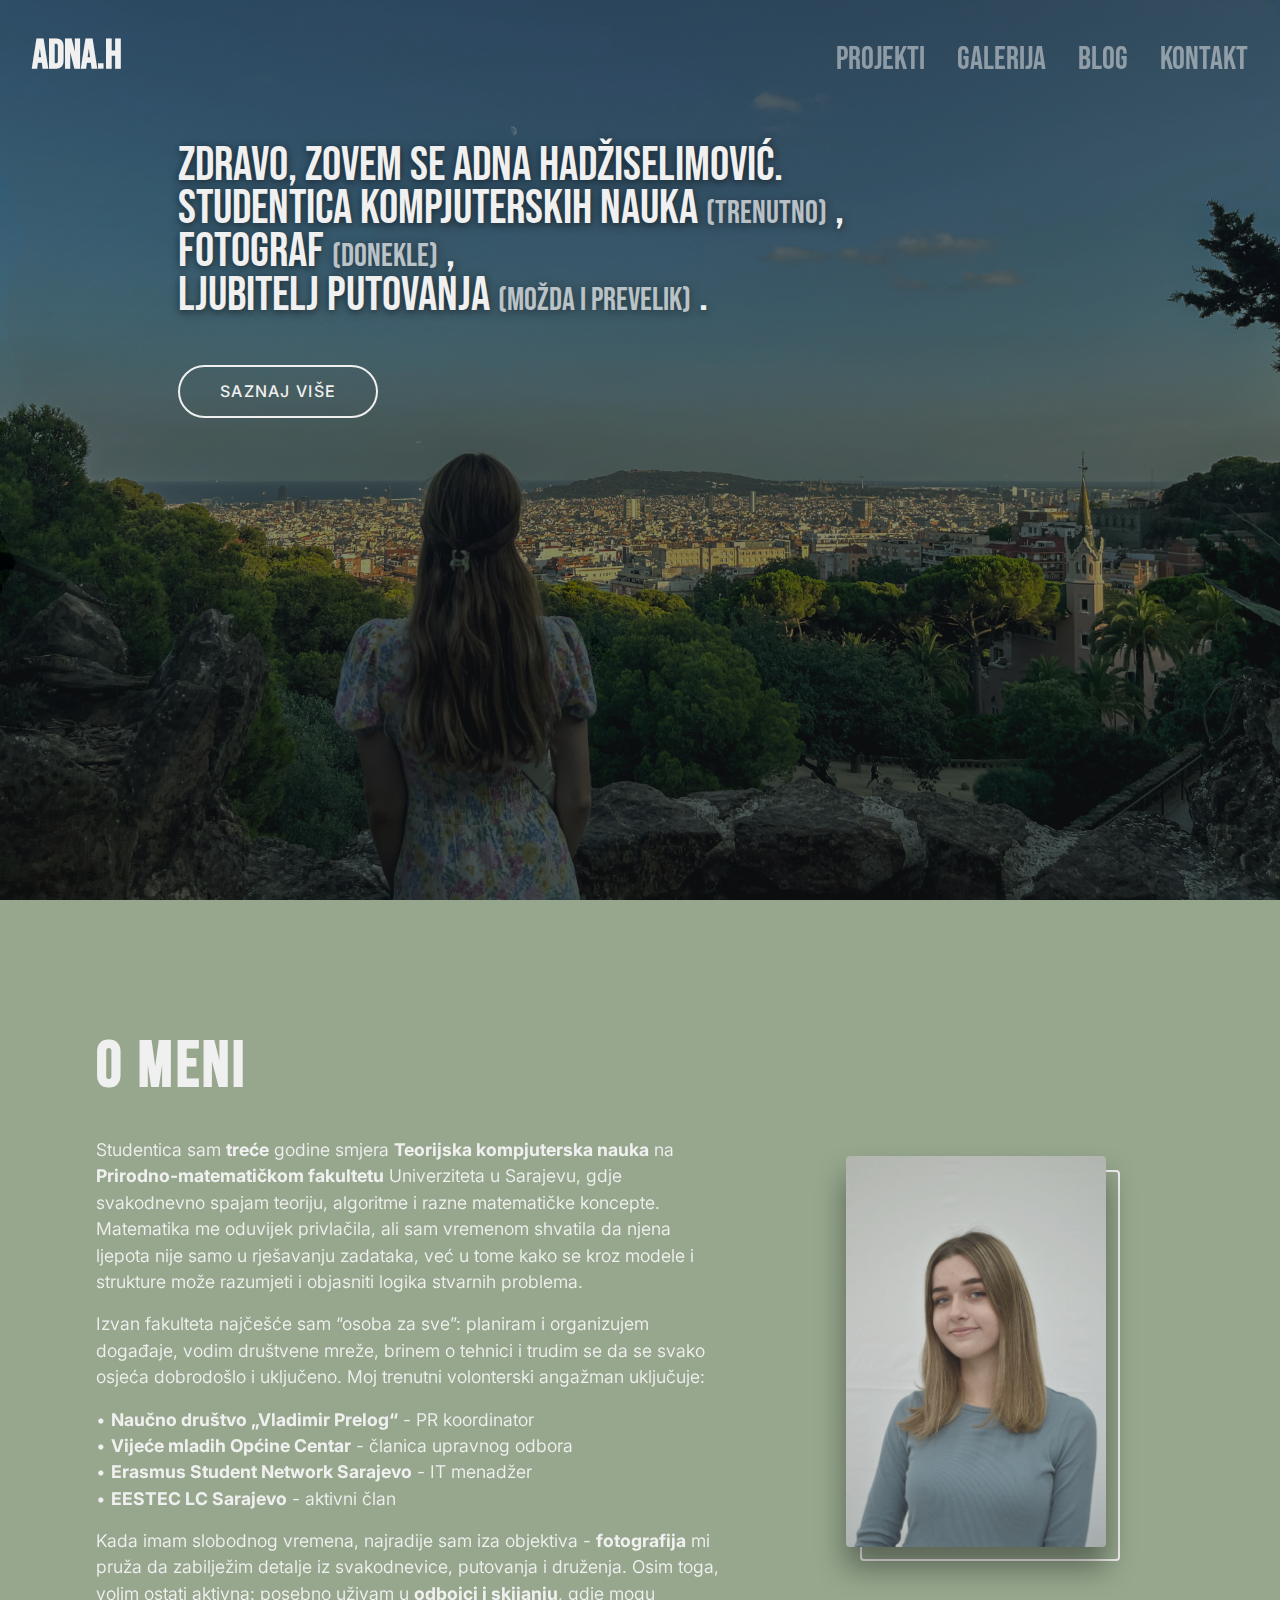
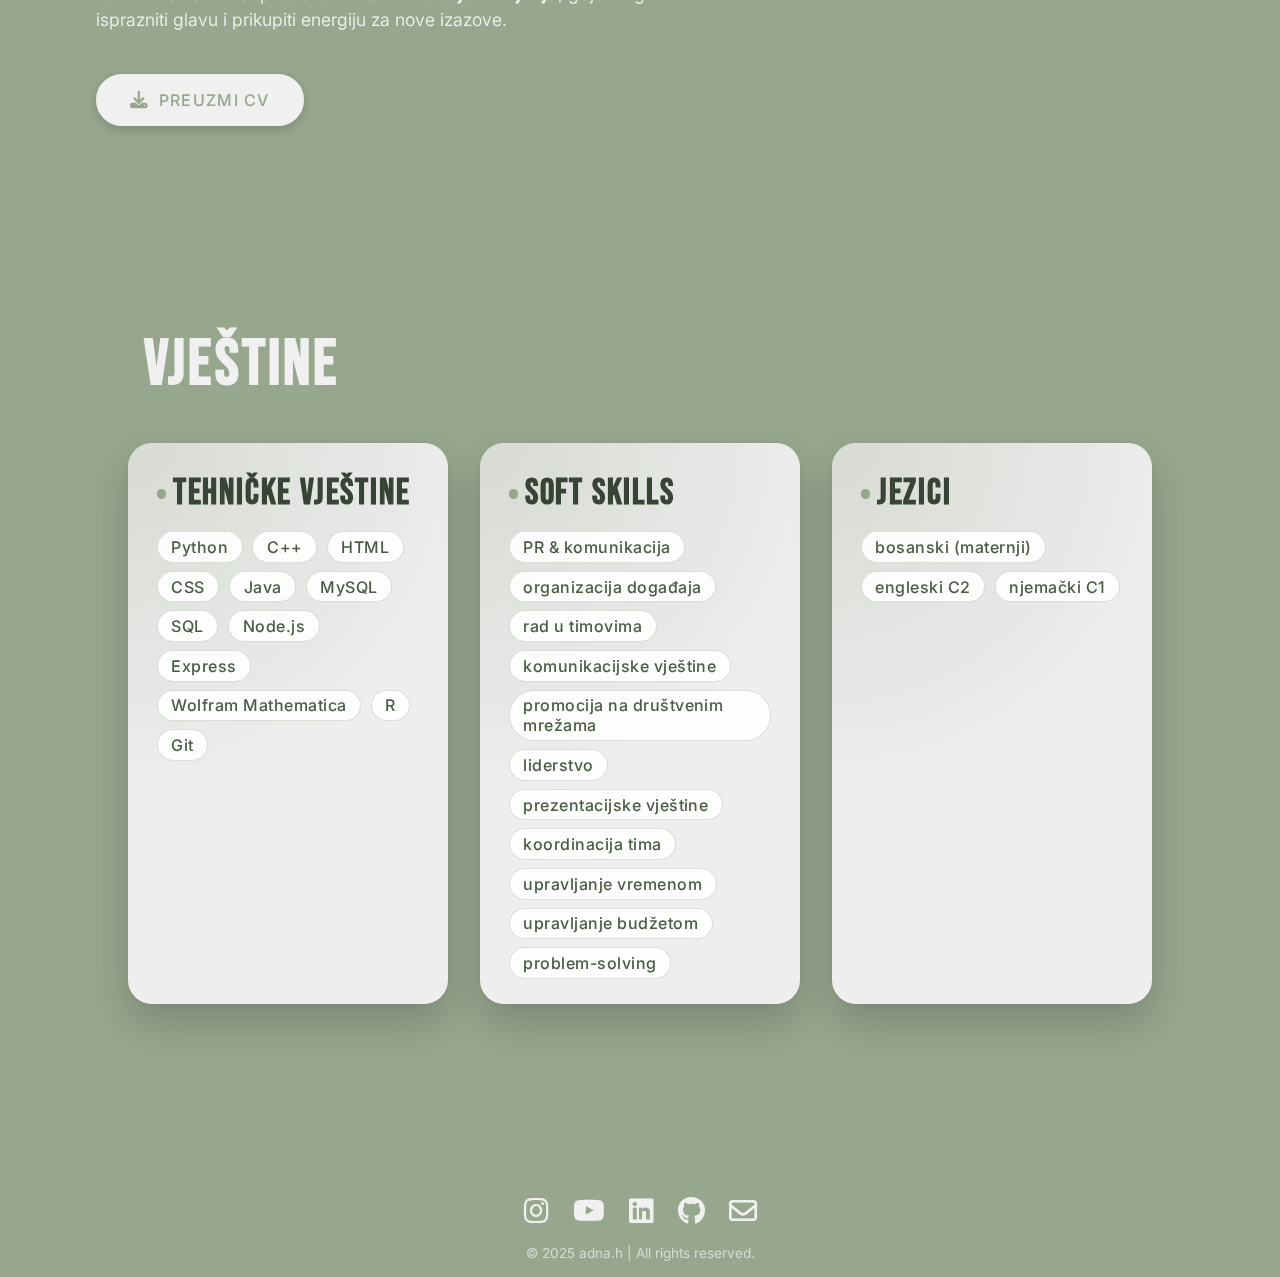
<file: index.html>
<!DOCTYPE html>
<html lang="bs">
<head>
    <meta charset="UTF-8">
    <meta name="viewport"
          content="width=device-width, user-scalable=no, initial-scale=1.0, maximum-scale=1.0, minimum-scale=1.0">
    <meta http-equiv="X-UA-Compatible" content="ie=edge">
    <link rel="icon" type="image/png" href="/favicon.png">
    <title>Portofolio</title>
    <link rel="stylesheet" href="index.css">
    <link rel="stylesheet" href="https://cdnjs.cloudflare.com/ajax/libs/font-awesome/6.5.0/css/all.min.css">
</head>

<body>

<a id="top"></a>

<!--NAVBAR-->
<nav class="navbar">
    <div class="left">
        <a href="index.html" class="logo">Adna.h</a>
    </div>

    <!-- Hamburger Input (Hidden Checkbox) -->
    <input class="menu-btn" type="checkbox" id="menu-btn" />

    <!-- Hamburger Icon (Visible on Mobile) -->
    <label class="menu-icon" for="menu-btn">
        <span class="navicon"></span>
    </label>

    <div class="nav-links">
        <a class="nav-link" href="projekti.html">
            <span class="first">PROJEKTI</span>
            <span class="second">PROJEKTI</span>
        </a>
        <a class="nav-link" href="galerija.html">
            <span class="first">GALERIJA</span>
            <span class="second">GALERIJA</span>
        </a>
        <a class="nav-link" href="blog.html">
            <span class="first">BLOG</span>
            <span class="second">BLOG</span>
        </a>
        <a class="nav-link" href="kontakt.html">
            <span class="first">KONTAKT</span>
            <span class="second">KONTAKT</span>
        </a>
    </div>

</nav>

<!--HERO-->
<section class="hero-section">
    <div class="text">
        <h1>
            zdravo, zovem se adna hadžiselimović. <br>
            Studentica kompjuterskih nauka
            <span class="smaller"> (trenutno)</span>
            , <br> fotograf
            <span class="smaller"> (donekle)</span>
            , <br> ljubitelj putovanja
            <span class="smaller"> (možda i prevelik)</span>
            .
        </h1>
        <a href="#about" class="hero-btn">Saznaj više</a>
    </div>
</section>

<main>

    <div class="background-shapes">
        <span></span>
        <span></span>
        <span></span>
        <span></span>
        <span></span>
        <span></span>
    </div>


    <!--O MENI-->
    <section id="about" class="about-section">
        <div class="about-text">
            <h2 class="heading">o meni</h2>
            <p>
                Studentica sam <b>treće</b> godine smjera <b>Teorijska kompjuterska nauka</b> na <b>Prirodno‑matematičkom fakultetu</b> Univerziteta u Sarajevu, gdje svakodnevno spajam teoriju, algoritme i razne matematičke koncepte.
                Matematika me oduvijek privlačila, ali sam vremenom shvatila da njena ljepota nije samo u rješavanju zadataka, već u tome kako se kroz modele i strukture može razumjeti i objasniti logika stvarnih problema.
            </p>
            <p>
                Izvan fakulteta najčešće sam “osoba za sve”: planiram i organizujem događaje, vodim društvene mreže, brinem o tehnici i trudim se da se svako osjeća dobrodošlo i uključeno. Moj trenutni volonterski angažman uključuje:

            </p>
            <p>
                 •	<b>Naučno društvo „Vladimir Prelog“</b> - PR koordinator <br>
                 •	<b>Vijeće mladih Općine Centar</b> - članica upravnog odbora <br>
                 •	<b>Erasmus Student Network Sarajevo</b> - IT menadžer <br>
                 •	<b>EESTEC LC Sarajevo</b> - aktivni član

            </p>
            <p>
                Kada imam slobodnog vremena, najradije sam iza objektiva - <b>fotografija</b> mi pruža da zabilježim detalje iz svakodnevice, putovanja i druženja. Osim toga, volim ostati aktivna: posebno uživam u <b>odbojci i skijanju</b>, gdje mogu isprazniti glavu i prikupiti energiju za nove izazove.
            </p>

            <a href="AdnaHadziselimovic-CV.pdf" download="AdnaHadziselimovic-CV.pdf" class="cv-btn">
                <i class="fa-solid fa-download"></i> Preuzmi CV
            </a>
        </div>

        <div class="about-photo">
            <div class="photo-wrapper">
                <img src="img/headshot.JPG" alt="Adna Hadžiselimović headshot">
                <div class="photo-border"></div>
            </div>
        </div>
    </section>



    <!--VJESTINE-->
    <section id="skills" class="skills-section">
        <h2>vještine</h2>

        <div class="skills-grid">
            <article class="skill-card">
                <h3>tehničke vještine</h3>
                <div class="skill-body">
                    <span class="skill-pill">Python</span>
                    <span class="skill-pill">C++</span>
                    <span class="skill-pill">HTML</span>
                    <span class="skill-pill">CSS</span>
                    <span class="skill-pill">Java</span>
                    <span class="skill-pill">MySQL</span>
                    <span class="skill-pill">SQL</span>
                    <span class="skill-pill">Node.js</span>
                    <span class="skill-pill">Express</span>
                    <span class="skill-pill">Wolfram Mathematica</span>
                    <span class="skill-pill">R</span>
                    <span class="skill-pill">Git</span>
                </div>
            </article>

            <article class="skill-card">
                <h3>soft skills</h3>
                <div class="skill-body">
                    <span class="skill-pill">PR & komunikacija</span>
                    <span class="skill-pill">organizacija događaja</span>
                    <span class="skill-pill">rad u timovima</span>
                    <span class="skill-pill">komunikacijske vještine</span>
                    <span class="skill-pill">promocija na društvenim mrežama</span>
                    <span class="skill-pill">liderstvo</span>
                    <span class="skill-pill">prezentacijske vještine</span>
                    <span class="skill-pill">koordinacija tima</span>
                    <span class="skill-pill">upravljanje vremenom</span>
                    <span class="skill-pill">upravljanje budžetom</span>
                    <span class="skill-pill">problem-solving</span>
                </div>
            </article>

            <article class="skill-card">
                <h3>jezici</h3>
                <div class="skill-body">
                    <span class="skill-pill">bosanski (maternji)</span>
                    <span class="skill-pill">engleski C2</span>
                    <span class="skill-pill">njemački C1</span>
                </div>
            </article>

        </div>
    </section>
</main>
<footer>
    <div class="social-icons">
        <a href="https://instagram.com/" target="_blank" rel="noopener noreferrer">
            <i class="fa-brands fa-instagram"></i>
        </a>
        <a href="https://www.youtube.com/" target="_blank" rel="noopener noreferrer">
            <i class="fa-brands fa-youtube"></i>
        </a>
        <a href="https://linkedin.com/" target="_blank" rel="noopener noreferrer">
            <i class="fa-brands fa-linkedin"></i>
        </a>
        <a href="https://github.com/" target="_blank" rel="noopener noreferrer">
            <i class="fa-brands fa-github"></i>
        </a>
        <a href="mailto:adnahadziselimovic@gmail.com" rel="noopener noreferrer">
            <i class="fa-regular fa-envelope"></i>
        </a>
    </div>

    <div class="footer-content">
        <p>&copy; 2025 adna.h | All rights reserved.</p>
    </div>
</footer>

<a href="#top" class="back-to-top">↑</a>

</body>
</html>
</file>
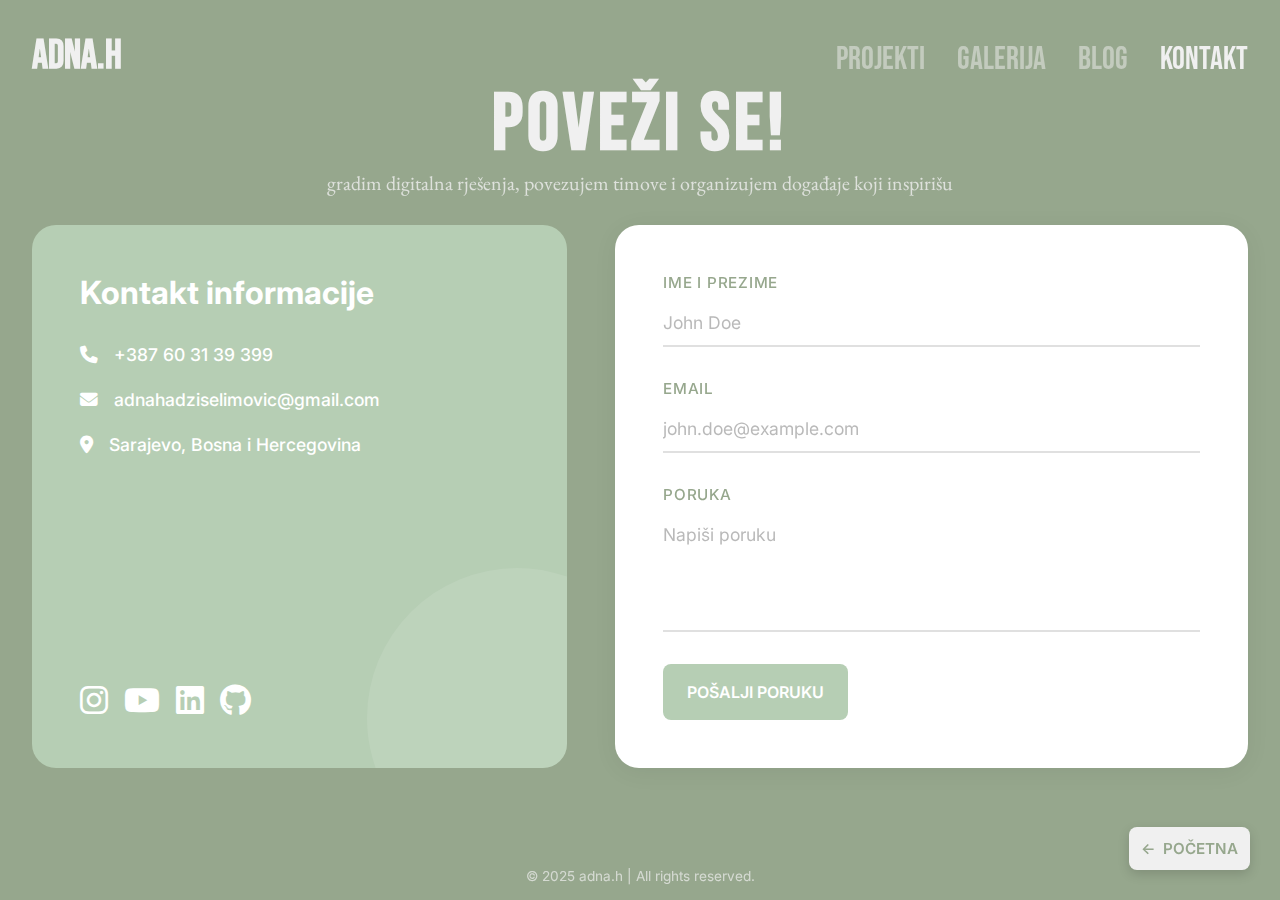
<file: kontakt.html>
<!DOCTYPE html>
<html lang="bs">
<head>
    <meta charset="UTF-8">
    <meta name="viewport" content="width=device-width, user-scalable=no, initial-scale=1.0, maximum-scale=1.0, minimum-scale=1.0">
    <meta http-equiv="X-UA-Compatible" content="ie=edge">
    <link rel="icon" type="image/png" href="/favicon.png">
    <title>Kontakt</title>
    <link rel="stylesheet" href="kontakt.css">
    <link rel="stylesheet" href="https://cdnjs.cloudflare.com/ajax/libs/font-awesome/6.5.0/css/all.min.css">
</head>

<body>

<div class="background-shapes">
    <span></span>
    <span></span>
    <span></span>
    <span></span>
    <span></span>
    <span></span>
</div>

<!-- NAVBAR -->
<nav class="navbar">
    <div class="left">
        <a href="index.html" class="logo">Adna.h</a>
    </div>

    <div class="right">
        <input class="menu-btn" type="checkbox" id="menu-btn">
        <label class="menu-icon" for="menu-btn">
            <span class="navicon"></span>
        </label>

        <div class="nav-links">
            <a class="nav-link" href="projekti.html">
                <span class="first">PROJEKTI</span>
                <span class="second">PROJEKTI</span>
            </a>
            <a class="nav-link" href="galerija.html">
                <span class="first">GALERIJA</span>
                <span class="second">GALERIJA</span>
            </a>
            <a class="nav-link" href="blog.html">
                <span class="first">BLOG</span>
                <span class="second">BLOG</span>
            </a>
            <a class="nav-link active" href="kontakt.html">
                <span class="first">KONTAKT</span>
                <span class="second">KONTAKT</span>
            </a>
        </div>
    </div>
</nav>

<main>
    <!-- KONTAKT -->
    <section class="contact-section">
        <h2>Poveži se!</h2>
        <p class="subtitle">gradim digitalna rješenja, povezujem timove i organizujem događaje koji inspirišu
        </p>

        <div class="group">
            <div class="text">
                <h3>Kontakt informacije</h3>

                <div class="contact-item">
                    <i class="fas fa-phone"></i>
                    <div>
                        <div>+387 60 31 39 399</div>
                    </div>
                </div>

                <div class="contact-item">
                    <i class="fas fa-envelope"></i>
                    <span>adnahadziselimovic@gmail.com</span>
                </div>

                <div class="contact-item">
                    <i class="fas fa-map-marker-alt"></i>
                    <span>Sarajevo, Bosna i Hercegovina</span>
                </div>

                <div class="social-media">
                    <a href="https://instagram.com/" target="_blank" rel="noopener noreferrer" aria-label="Instagram">
                        <i class="fa-brands fa-instagram"></i>
                    </a>
                    <a href="https://www.youtube.com/" target="_blank" rel="noopener noreferrer" aria-label="YouTube">
                        <i class="fa-brands fa-youtube"></i>
                    </a>
                    <a href="https://linkedin.com/" target="_blank" rel="noopener noreferrer" aria-label="LinkedIn">
                        <i class="fa-brands fa-linkedin"></i>
                    </a>
                    <a href="https://github.com/" target="_blank" rel="noopener noreferrer" aria-label="GitHub">
                        <i class="fa-brands fa-github"></i>
                    </a>
                </div>
            </div>

            <form>
                <label for="name">Ime i prezime</label>
                <input id="name" type="text" placeholder="John Doe"/>

                <label for="email">Email</label>
                <input id="email" type="email" placeholder="john.doe@example.com"/>

                <label for="message">Poruka</label>
                <textarea id="message" placeholder="Napiši poruku"></textarea>

                <button type="submit">Pošalji poruku</button>
            </form>
        </div>
    </section>
</main>

<footer>
    <div class="footer-content">
        <p>&copy; 2025 adna.h | All rights reserved.</p>
    </div>
</footer>

<a href="index.html" class="back-to-home">
    <span>←</span> početna
</a>

</body>
</html>
</file>
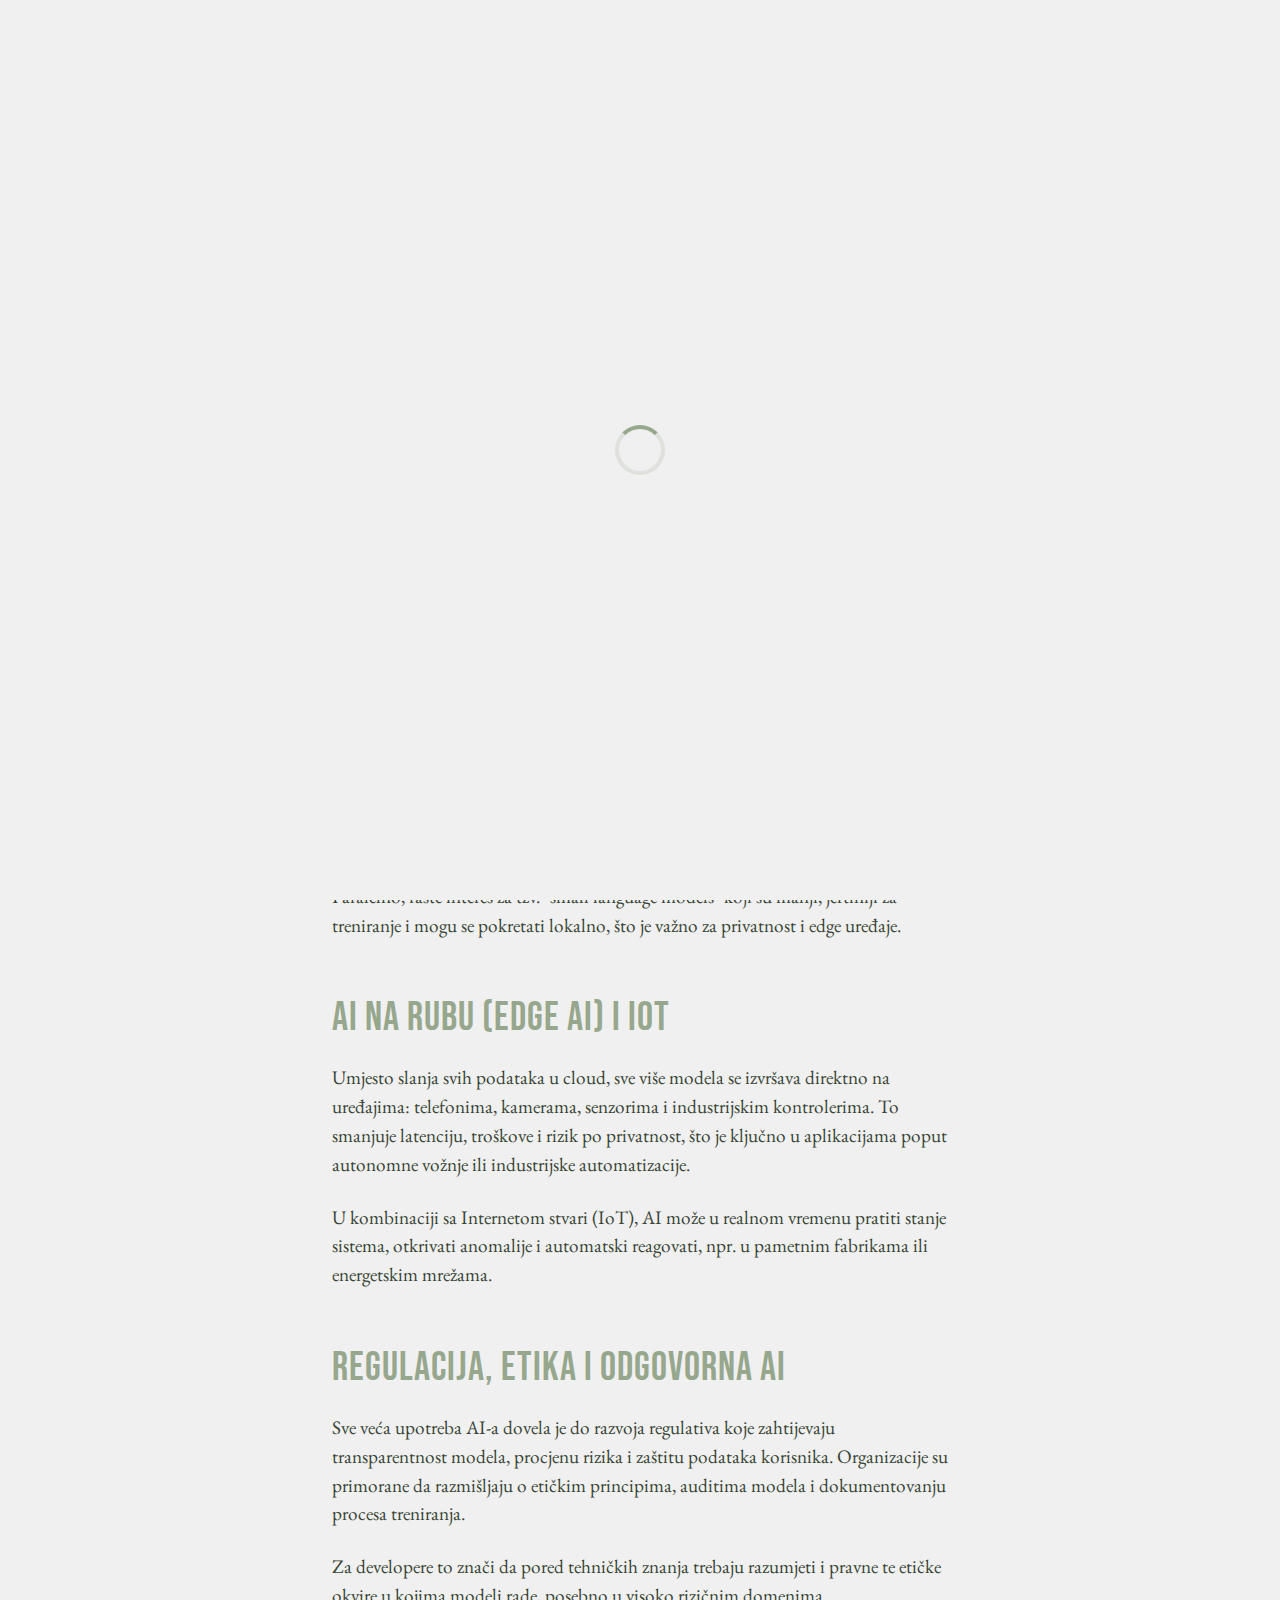
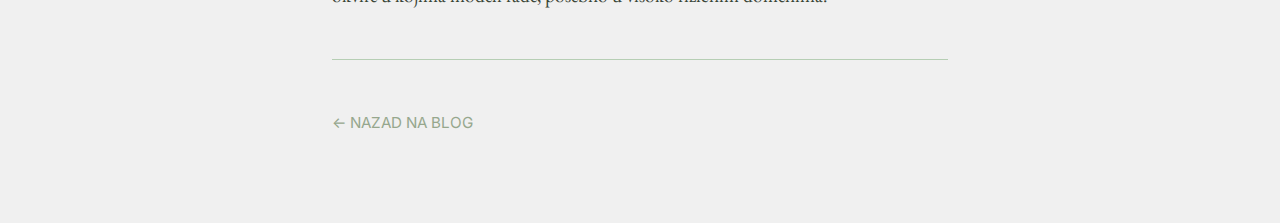
<file: posts/ai-trendovi.html>
<!DOCTYPE html>
<html lang="bs">
<head>
    <meta charset="UTF-8">
    <meta name="viewport" content="width=device-width, initial-scale=1.0">
    <link rel="icon" type="image/png" href="/favicon.png">
    <title>Šta je zapravo mašinsko učenje?</title>
    <link rel="stylesheet" href="blog-post.css">
    <link rel="stylesheet" href="https://cdnjs.cloudflare.com/ajax/libs/font-awesome/6.5.0/css/all.min.css">

</head>
<body>

<div class="page-loader">
    <div class="loader-spinner"></div>
</div>

<article class="blog-post">
    <header class="post-header">
        <a href="../blog.html" class="back-link">← Nazad na blog</a>
        <time class="post-date" datetime="2025-11-22">22. novembar 2025.</time>
        <h1 class="post-title">AI trendovi koji će oblikovati naredne godine</h1>
        <p class="post-subtitle">U kom smjeru ide razvoj umjetne inteligencije?</p>
    </header>

    <!-- Video Player -->
    <section class="video-section">
        <a href="#video-player" class="video-toggle-btn">
            <i class="fab fa-youtube"></i>
            <span>Pogledaj video</span>
        </a>


        <div class="video-container" id="video-player">
            <div class="video-backdrop">
                <div class="video-wrapper">
                    <a href="#" class="video-close-btn">
                        <i class="fas fa-times"></i>
                    </a>

                    <iframe
                            src="https://www.youtube.com/embed/xoknlPcv2dA?rel=0"
                            allow="accelerometer; autoplay; clipboard-write; encrypted-media; gyroscope; picture-in-picture"
                            allowfullscreen>
                    </iframe>
                </div>
            </div>
        </div>
    </section>

    <section class="post-content">
        <h2>Uvod</h2>
        <p>AI se razvija nevjerovatnom brzinom, a nove arhitekture modela, alati i regulative mijenjaju način na koji gradimo i koristimo sisteme. Za IT profesionalce je ključno razumjeti glavne trendove kako bi mogli planirati karijeru i projekte.</p>

        <h2>Generativni modeli i veliki jezički modeli</h2>
        <p>Generativna AI, uključujući velike jezičke modele (LLM), omogućava generisanje teksta, koda, slika i videa na osnovu jednostavnih upita. Ovi modeli se sve više integrišu u razvojne alate, IDE‑ove i platforme za kolaboraciju, gdje pomažu u pisanju koda, dokumentacije i testova.</p>
        <p>Paralelno, raste interes za tzv. "small language models" koji su manji, jeftiniji za treniranje i mogu se pokretati lokalno, što je važno za privatnost i edge uređaje.</p>

        <h2>AI na rubu (edge AI) i IoT</h2>
        <p>Umjesto slanja svih podataka u cloud, sve više modela se izvršava direktno na uređajima: telefonima, kamerama, senzorima i industrijskim kontrolerima. To smanjuje latenciju, troškove i rizik po privatnost, što je ključno u aplikacijama poput autonomne vožnje ili industrijske automatizacije.</p>
        <p>U kombinaciji sa Internetom stvari (IoT), AI može u realnom vremenu pratiti stanje sistema, otkrivati anomalije i automatski reagovati, npr. u pametnim fabrikama ili energetskim mrežama.</p>

        <h2>Regulacija, etika i odgovorna AI</h2>
        <p>Sve veća upotreba AI‑a dovela je do razvoja regulativa koje zahtijevaju transparentnost modela, procjenu rizika i zaštitu podataka korisnika. Organizacije su primorane da razmišljaju o etičkim principima, auditima modela i dokumentovanju procesa treniranja.</p>
        <p>Za developere to znači da pored tehničkih znanja trebaju razumjeti i pravne te etičke okvire u kojima modeli rade, posebno u visoko rizičnim domenima.</p>
    </section>

    <footer class="post-footer">
        <a href="../blog.html" class="back-link">← Nazad na blog</a>
    </footer>
</article>

</body>
</html>
</file>
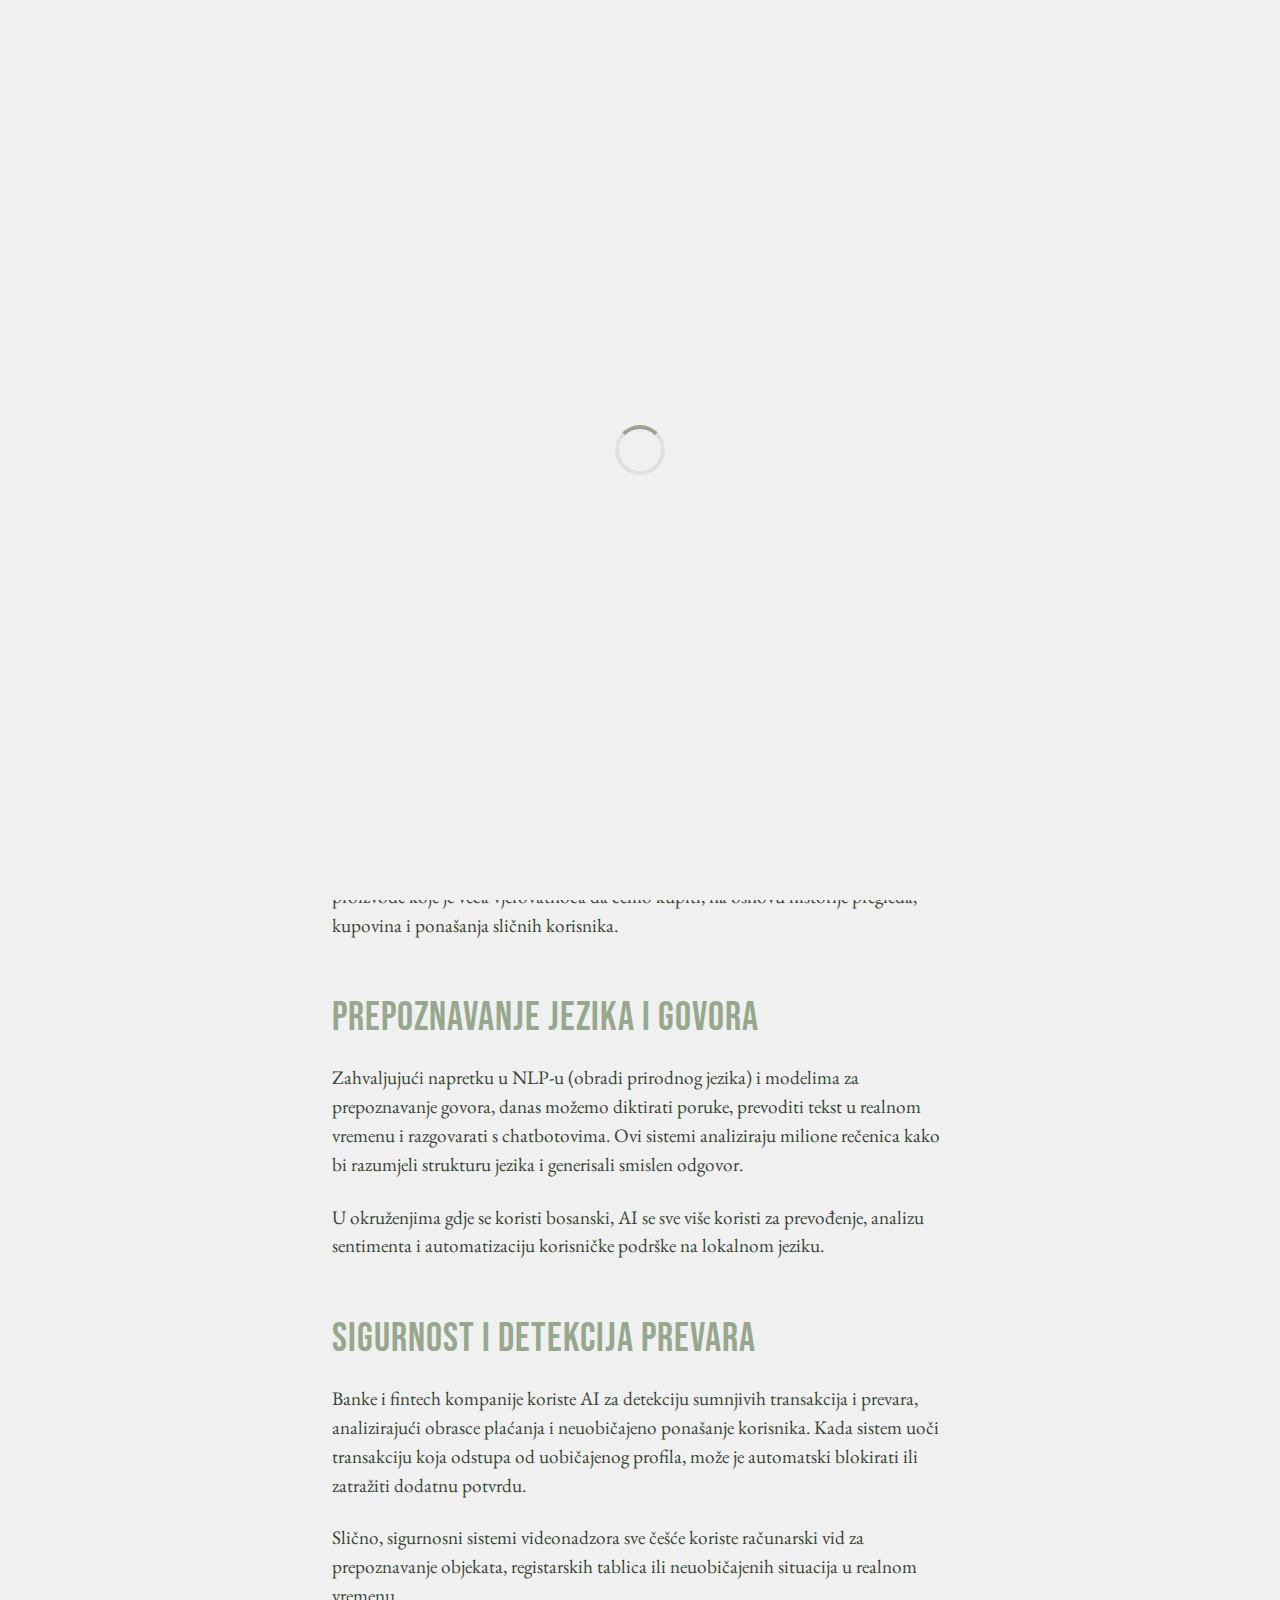
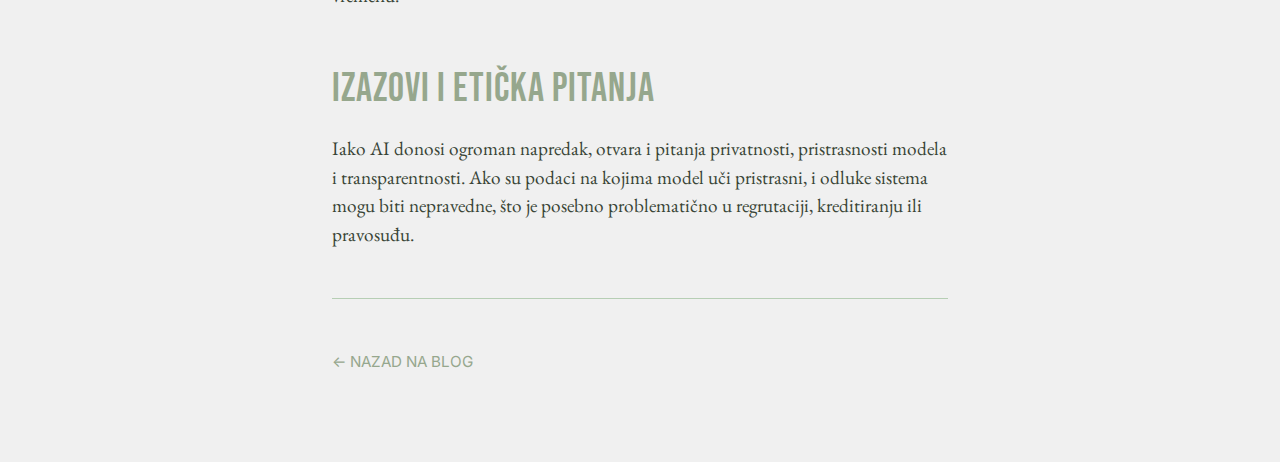
<file: posts/ai-u-aplikacijama.html>
<!DOCTYPE html>
<html lang="bs">
<head>
    <meta charset="UTF-8">
    <meta name="viewport" content="width=device-width, initial-scale=1.0">
    <link rel="icon" type="image/png" href="/favicon.png">
    <title>Šta je zapravo mašinsko učenje?</title>
    <link rel="stylesheet" href="blog-post.css">
    <link rel="stylesheet" href="https://cdnjs.cloudflare.com/ajax/libs/font-awesome/6.5.0/css/all.min.css">

</head>
<body>

<div class="page-loader">
    <div class="loader-spinner"></div>
</div>

<article class="blog-post">
    <header class="post-header">
        <a href="../blog.html" class="back-link">← Nazad na blog</a>
        <time class="post-date" datetime="2025-11-12">12. novembar 2025.</time>
        <h1 class="post-title">Umjetna inteligencija u svakodnevnim aplikacijama</h1>
        <p class="post-subtitle">Kako AI neprimjetno mijenja način na koji koristimo tehnologiju</p>
    </header>

    <!-- Video Player -->
    <section class="video-section">
        <a href="#video-player" class="video-toggle-btn">
            <i class="fab fa-youtube"></i>
            <span>Pogledaj video</span>
        </a>


        <div class="video-container" id="video-player">
            <div class="video-backdrop">
                <div class="video-wrapper">
                    <a href="#" class="video-close-btn">
                        <i class="fas fa-times"></i>
                    </a>

                    <iframe
                            src="https://www.youtube.com/embed/3wbWK6LDS38?rel=0"
                            allow="accelerometer; autoplay; clipboard-write; encrypted-media; gyroscope; picture-in-picture"
                            allowfullscreen>
                    </iframe>
                </div>
            </div>
        </div>
    </section>

    <section class="post-content">
        <h2>Uvod</h2>
        <p>Umjetna inteligencija više nije futuristički koncept, već neprimjetni dio skoro svake moderne aplikacije. Od otključavanja telefona licem do automatskog sortiranja fotografija, AI algoritmi rade u pozadini i prilagođavaju se našem ponašanju.</p>

        <h2>Personalizacija sadržaja</h2>
        <p>AI modeli uče šta volimo: koje objave lajkujemo, koji video preskačemo i koje članke čitamo do kraja. Na osnovu tih podataka sistem kreira personalizovani feed, pa svaki korisnik vidi "svoj internet".</p>
        <p>Slično tome, e‑commerce platforme koriste algoritme preporuke da bi predložile proizvode koje je veća vjerovatnoća da ćemo kupiti, na osnovu historije pregleda, kupovina i ponašanja sličnih korisnika.</p>

        <h2>Prepoznavanje jezika i govora</h2>
        <p>Zahvaljujući napretku u NLP‑u (obradi prirodnog jezika) i modelima za prepoznavanje govora, danas možemo diktirati poruke, prevoditi tekst u realnom vremenu i razgovarati s chatbotovima. Ovi sistemi analiziraju milione rečenica kako bi razumjeli strukturu jezika i generisali smislen odgovor.</p>
        <p>U okruženjima gdje se koristi bosanski, AI se sve više koristi za prevođenje, analizu sentimenta i automatizaciju korisničke podrške na lokalnom jeziku.</p>

        <h2>Sigurnost i detekcija prevara</h2>
        <p>Banke i fintech kompanije koriste AI za detekciju sumnjivih transakcija i prevara, analizirajući obrasce plaćanja i neuobičajeno ponašanje korisnika. Kada sistem uoči transakciju koja odstupa od uobičajenog profila, može je automatski blokirati ili zatražiti dodatnu potvrdu.</p>
        <p>Slično, sigurnosni sistemi videonadzora sve češće koriste računarski vid za prepoznavanje objekata, registarskih tablica ili neuobičajenih situacija u realnom vremenu.</p>

        <h2>Izazovi i etička pitanja</h2>
        <p>Iako AI donosi ogroman napredak, otvara i pitanja privatnosti, pristrasnosti modela i transparentnosti. Ako su podaci na kojima model uči pristrasni, i odluke sistema mogu biti nepravedne, što je posebno problematično u regrutaciji, kreditiranju ili pravosuđu.</p>
    </section>

    <footer class="post-footer">
        <a href="../blog.html" class="back-link">← Nazad na blog</a>
    </footer>
</article>
</body>
</html>
</file>
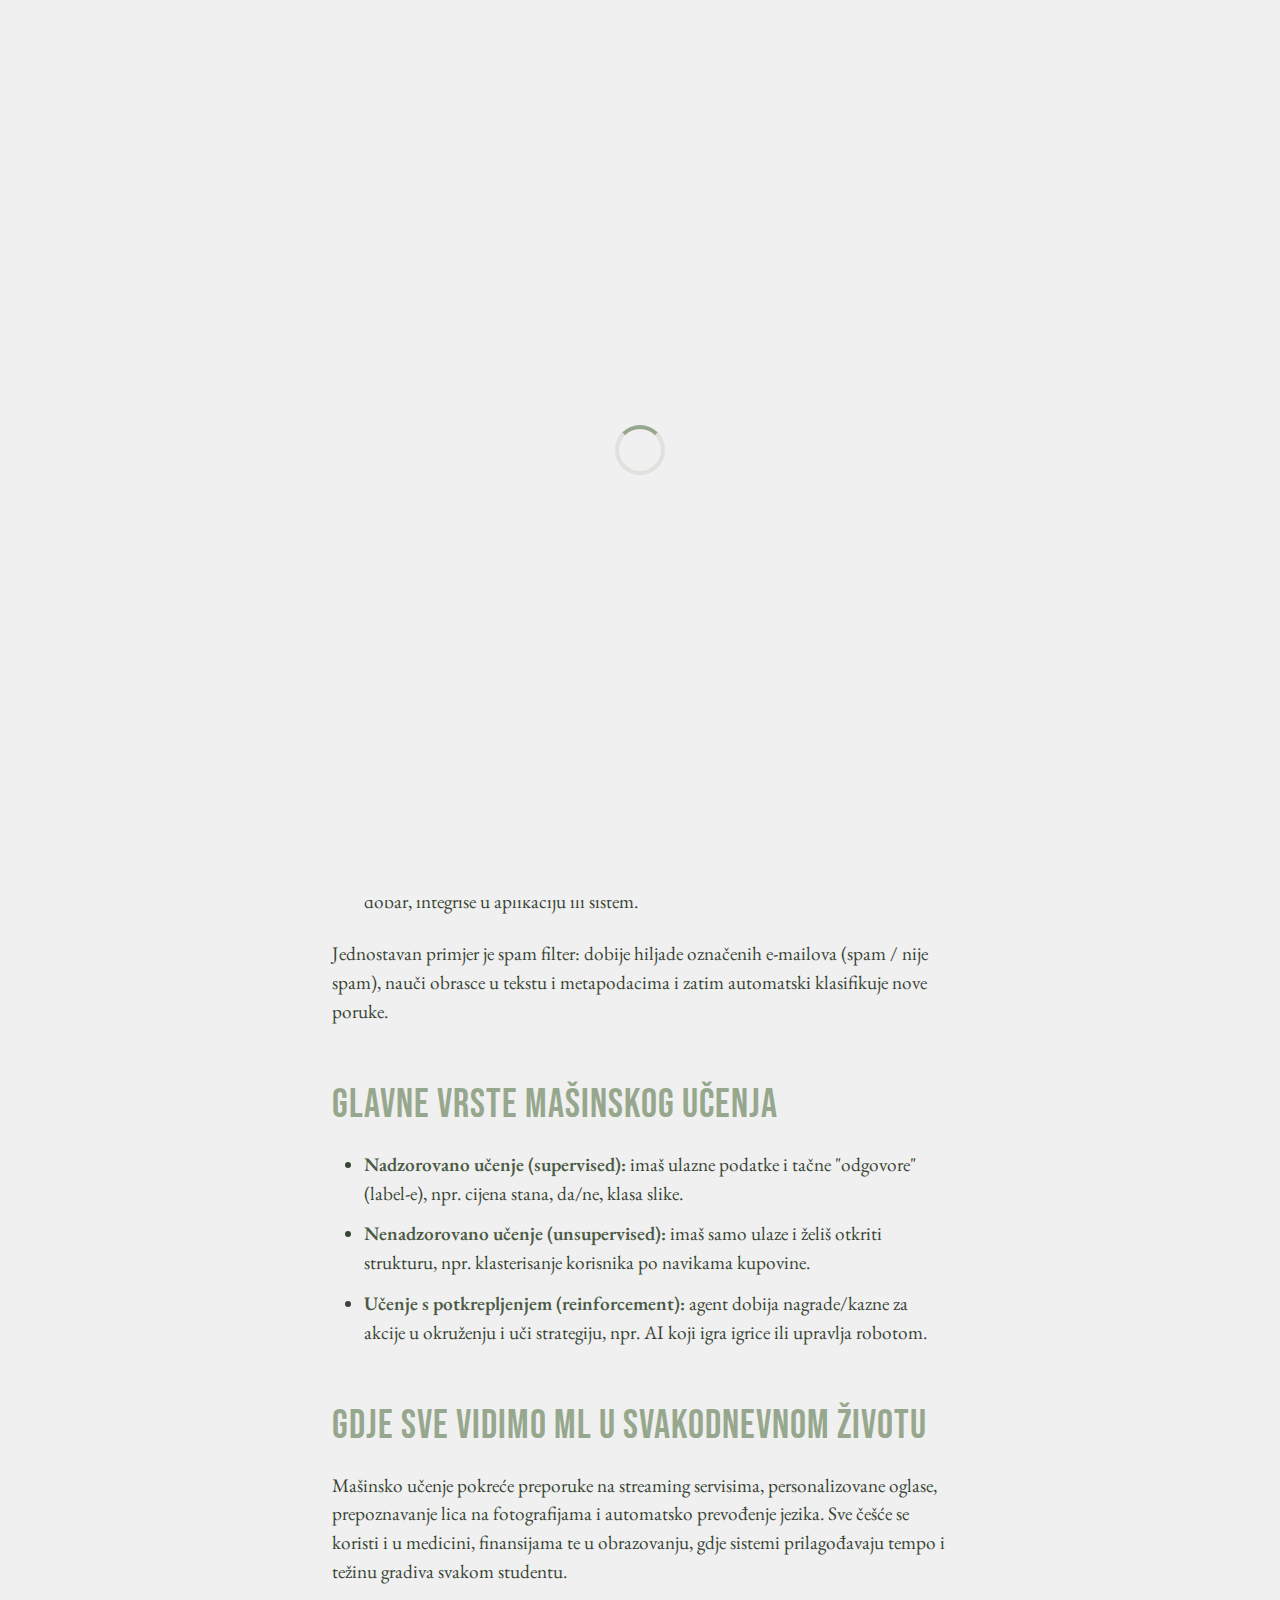
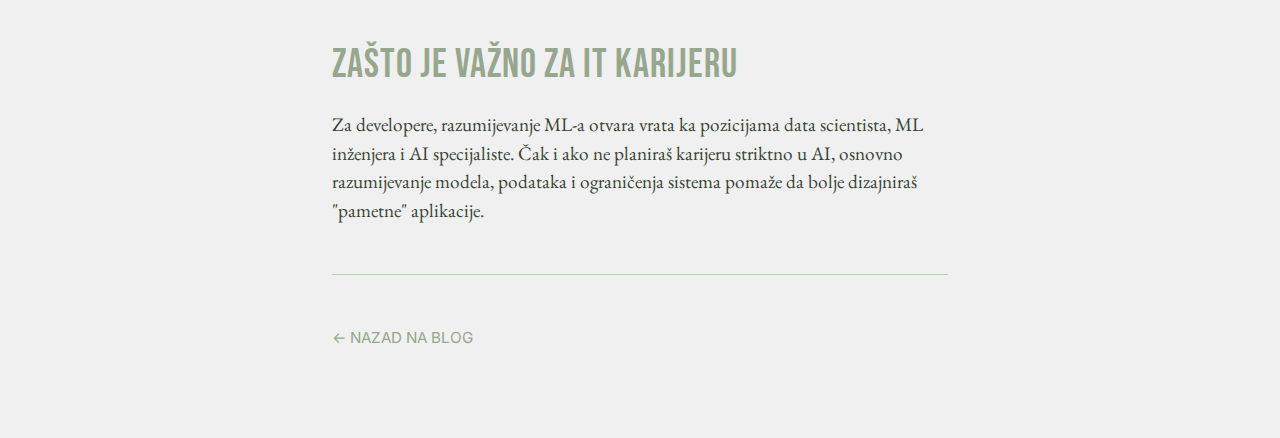
<file: posts/masinsko-ucenje.html>
<!DOCTYPE html>
<html lang="bs">
<head>
    <meta charset="UTF-8">
    <meta name="viewport" content="width=device-width, initial-scale=1.0">
    <link rel="icon" type="image/png" href="/favicon.png">
    <title>Šta je zapravo mašinsko učenje?</title>
    <link rel="stylesheet" href="blog-post.css">
    <link rel="stylesheet" href="https://cdnjs.cloudflare.com/ajax/libs/font-awesome/6.5.0/css/all.min.css">

</head>
<body>
<div class="page-loader">
    <div class="loader-spinner"></div>
</div>

<article class="blog-post">
    <header class="post-header">
        <a href="../blog.html" class="back-link">← Nazad na blog</a>
        <time class="post-date" datetime="2025-11-16">16. novembar 2025.</time>
        <h1 class="post-title">Šta je zapravo mašinsko učenje?</h1>
        <p class="post-subtitle">Jednostavno objašnjenje jedne od najvažnijih grana umjetne inteligencije</p>
    </header>

    <!-- Video Player -->
    <section class="video-section">
        <a href="#video-player" class="video-toggle-btn">
            <i class="fab fa-youtube"></i>
            <span>Pogledaj video</span>
        </a>


        <div class="video-container" id="video-player">
            <div class="video-backdrop">
                <div class="video-wrapper">
                    <a href="#" class="video-close-btn">
                        <i class="fas fa-times"></i>
                    </a>

                    <iframe
                            src="https://www.youtube.com/embed/i_LwzRVP7bg?rel=0"
                            allow="accelerometer; autoplay; clipboard-write; encrypted-media; gyroscope; picture-in-picture"
                            allowfullscreen>
                    </iframe>
                </div>
            </div>
        </div>
    </section>


    <section class="post-content">
        <h2>Uvod</h2>
        <p>Mašinsko učenje (machine learning, ML) je grana umjetne inteligencije koja omogućava računarima da "uče" iz podataka umjesto da eksplicitno programiraš svako pravilo. Umjesto da ručno pišeš if-else logiku za svaki slučaj, model analizira veliki broj primjera i sam otkriva obrasce.</p>

        <h2>Kako funkcioniše u tri koraka</h2>
        <ul>
            <li><strong>Prikupljanje podataka:</strong> slike, tekst, klikovi korisnika, finansijski zapisi – sve što predstavlja problem koji želiš riješiti.</li>
            <li><strong>Trening modela:</strong> algoritam prolazi kroz podatke, prilagođava interne parametre i pokušava smanjiti grešku predikcije.</li>
            <li><strong>Evaluacija i primjena:</strong> model se testira na novim podacima i, ako je dovoljno dobar, integriše u aplikaciju ili sistem.</li>
        </ul>
        <p>Jednostavan primjer je spam filter: dobije hiljade označenih e‑mailova (spam / nije spam), nauči obrasce u tekstu i metapodacima i zatim automatski klasifikuje nove poruke.</p>

        <h2>Glavne vrste mašinskog učenja</h2>
        <ul>
            <li><strong>Nadzorovano učenje (supervised):</strong> imaš ulazne podatke i tačne "odgovore" (label-e), npr. cijena stana, da/ne, klasa slike.</li>
            <li><strong>Nenadzorovano učenje (unsupervised):</strong> imaš samo ulaze i želiš otkriti strukturu, npr. klasterisanje korisnika po navikama kupovine.</li>
            <li><strong>Učenje s potkrepljenjem (reinforcement):</strong> agent dobija nagrade/kazne za akcije u okruženju i uči strategiju, npr. AI koji igra igrice ili upravlja robotom.</li>
        </ul>

        <h2>Gdje sve vidimo ML u svakodnevnom životu</h2>
        <p>Mašinsko učenje pokreće preporuke na streaming servisima, personalizovane oglase, prepoznavanje lica na fotografijama i automatsko prevođenje jezika. Sve češće se koristi i u medicini, finansijama te u obrazovanju, gdje sistemi prilagođavaju tempo i težinu gradiva svakom studentu.</p>

        <h2>Zašto je važno za IT karijeru</h2>
        <p>Za developere, razumijevanje ML-a otvara vrata ka pozicijama data scientista, ML inženjera i AI specijaliste. Čak i ako ne planiraš karijeru striktno u AI, osnovno razumijevanje modela, podataka i ograničenja sistema pomaže da bolje dizajniraš "pametne" aplikacije.</p>
    </section>

    <footer class="post-footer">
        <a href="../blog.html" class="back-link">← Nazad na blog</a>
    </footer>
</article>
</body>
</html>
</file>
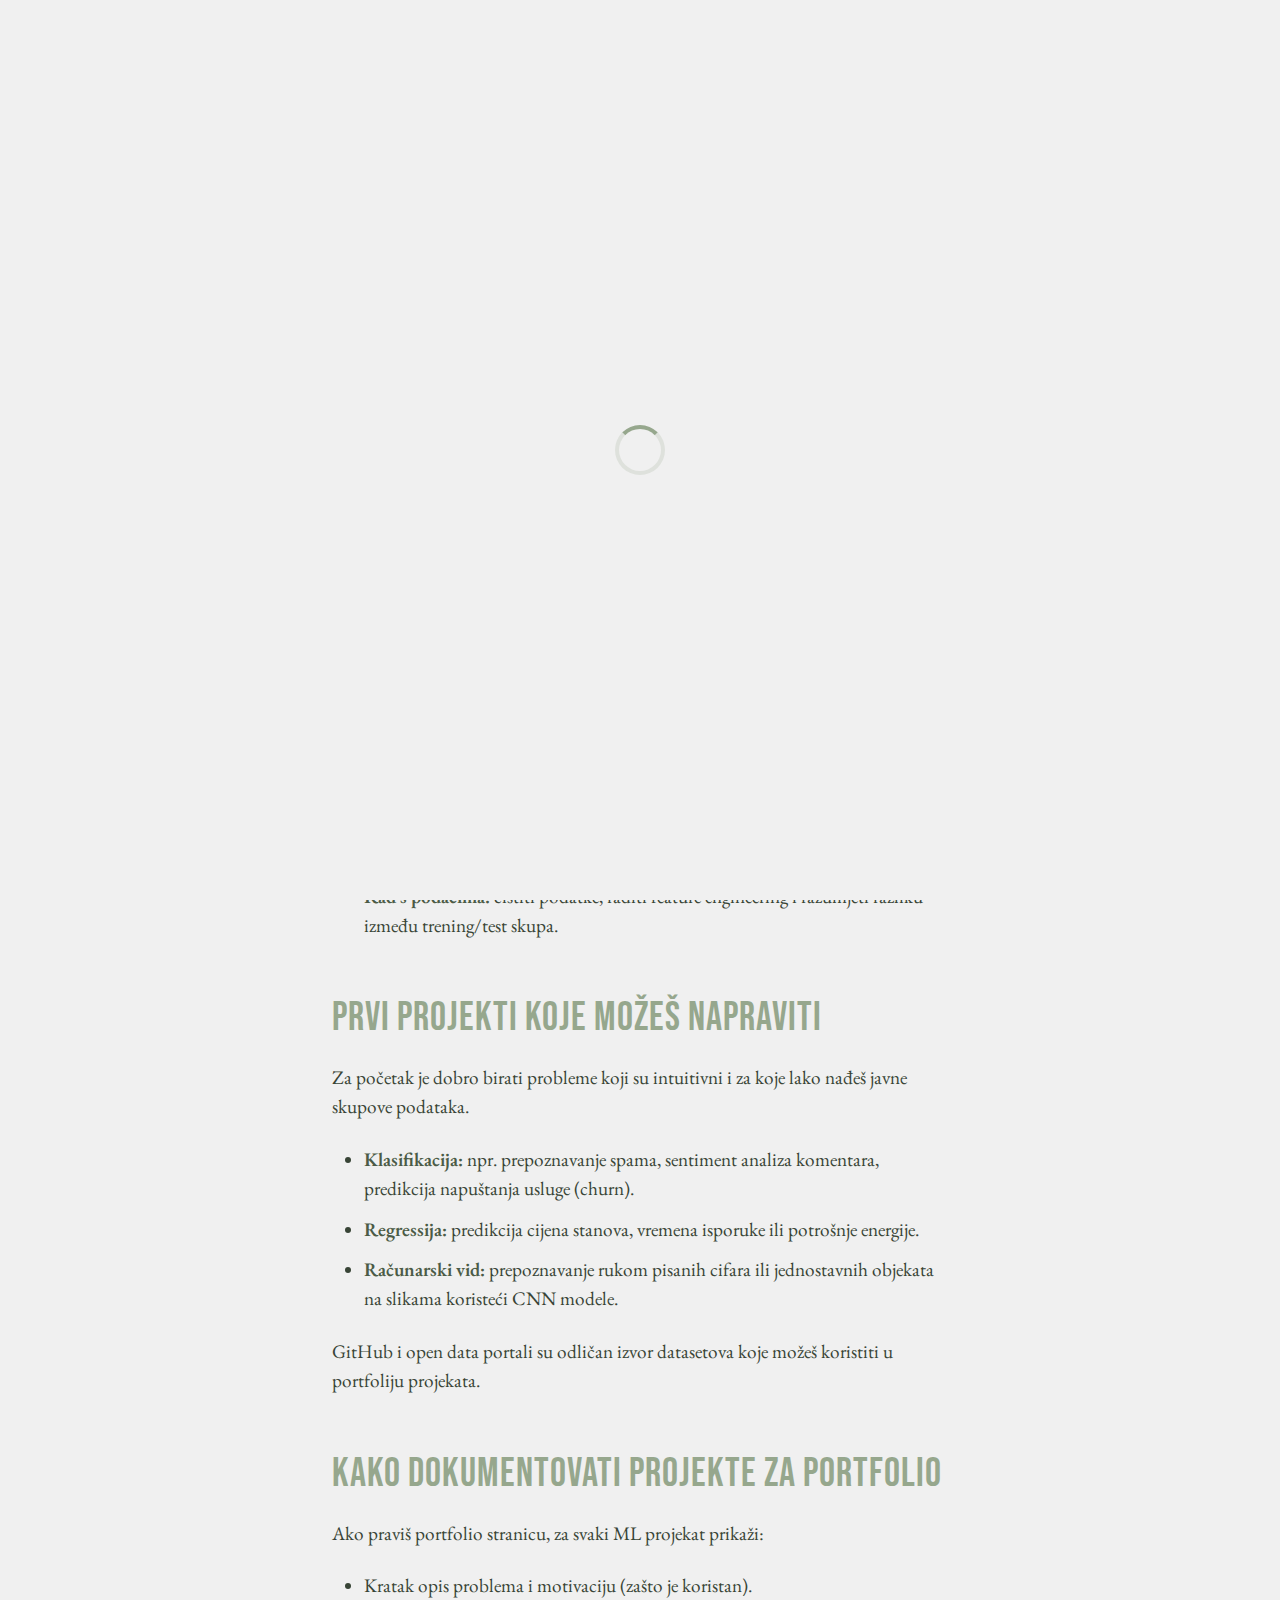
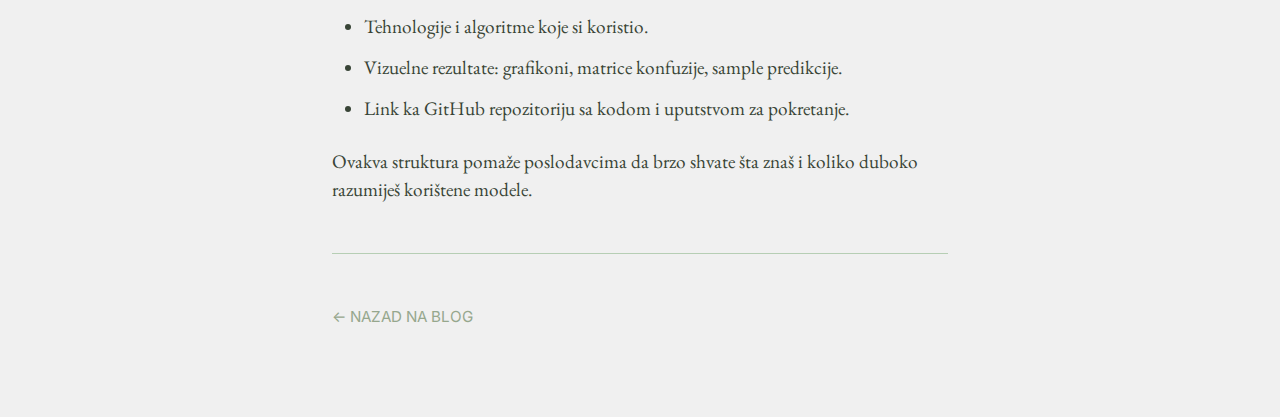
<file: posts/ml-za-studente.html>
<!DOCTYPE html>
<html lang="bs">
<head>
    <meta charset="UTF-8">
    <meta name="viewport" content="width=device-width, initial-scale=1.0">
    <link rel="icon" type="image/png" href="/favicon.png">
    <title>Šta je zapravo mašinsko učenje?</title>
    <link rel="stylesheet" href="blog-post.css">
    <link rel="stylesheet" href="https://cdnjs.cloudflare.com/ajax/libs/font-awesome/6.5.0/css/all.min.css">

</head>
<body>

<div class="page-loader">
    <div class="loader-spinner"></div>
</div>

<article class="blog-post">
    <header class="post-header">
        <a href="../blog.html" class="back-link">← Nazad na blog</a>
        <time class="post-date" datetime="2025-11-26">26. novembar 2025.</time>
        <h1 class="post-title">Kako početi s mašinskim učenjem kao student</h1>
        <p class="post-subtitle">Praktični vodič za prve projekte u AI/ML svijetu</p>
    </header>

    <!-- Video Player -->
    <section class="video-section">
        <a href="#video-player" class="video-toggle-btn">
            <i class="fab fa-youtube"></i>
            <span>Pogledaj video</span>
        </a>


        <div class="video-container" id="video-player">
            <div class="video-backdrop">
                <div class="video-wrapper">
                    <a href="#" class="video-close-btn">
                        <i class="fas fa-times"></i>
                    </a>

                    <iframe
                            src="https://www.youtube.com/embed/Hr06nSA-qww?rel=0"
                            allow="accelerometer; autoplay; clipboard-write; encrypted-media; gyroscope; picture-in-picture"
                            allowfullscreen>
                    </iframe>
                </div>
            </div>
        </div>
    </section>

    <section class="post-content">
        <h2>Uvod</h2>
        <p>Za ulazak u svijet ML‑a ne treba doktorat iz matematike, ali treba solidna baza iz programiranja, statistike i rada s podacima. Kao student informatike, vjerovatno već imaš dobar dio tih temelja i možeš ih pretočiti u konkretne projekte.</p>

        <h2>Osnove koje treba savladati</h2>
        <ul>
            <li><strong>Programiranje:</strong> Python je de facto standard za ML zbog bogatog ekosistema biblioteka (NumPy, pandas, scikit‑learn, PyTorch, TensorFlow).</li>
            <li><strong>Matematika:</strong> vjerovatnoću, statistiku, linearnu algebru i osnovne optimizacijske koncepte vrijedi razumjeti barem intuitivno.</li>
            <li><strong>Rad s podacima:</strong> čistiti podatke, raditi feature engineering i razumjeti razliku između trening/test skupa.</li>
        </ul>

        <h2>Prvi projekti koje možeš napraviti</h2>
        <p>Za početak je dobro birati probleme koji su intuitivni i za koje lako nađeš javne skupove podataka.</p>
        <ul>
            <li><strong>Klasifikacija:</strong> npr. prepoznavanje spama, sentiment analiza komentara, predikcija napuštanja usluge (churn).</li>
            <li><strong>Regressija:</strong> predikcija cijena stanova, vremena isporuke ili potrošnje energije.</li>
            <li><strong>Računarski vid:</strong> prepoznavanje rukom pisanih cifara ili jednostavnih objekata na slikama koristeći CNN modele.</li>
        </ul>
        <p>GitHub i open data portali su odličan izvor datasetova koje možeš koristiti u portfoliju projekata.</p>

        <h2>Kako dokumentovati projekte za portfolio</h2>
        <p>Ako praviš portfolio stranicu, za svaki ML projekat prikaži:</p>
        <ul>
            <li>Kratak opis problema i motivaciju (zašto je koristan).</li>
            <li>Tehnologije i algoritme koje si koristio.</li>
            <li>Vizuelne rezultate: grafikoni, matrice konfuzije, sample predikcije.</li>
            <li>Link ka GitHub repozitoriju sa kodom i uputstvom za pokretanje.</li>
        </ul>
        <p>Ovakva struktura pomaže poslodavcima da brzo shvate šta znaš i koliko duboko razumiješ korištene modele.</p>
    </section>

    <footer class="post-footer">
        <a href="../blog.html" class="back-link">← Nazad na blog</a>
    </footer>
</article>

</body>
</html>
</file>
<file: index.css>
@import url('common.css');

/* =========================================
   HERO SEKCIJA
   ========================================= */
.hero-section {
    position: relative;
    min-height: 100vh;
    z-index: 10;
    background-image: url('img/hero.jpeg');
    background-size: cover;
    background-position: center;
    background-repeat: no-repeat;
    background-attachment: fixed;

    display: flex;
    flex-direction: row;
    justify-content: space-between;
    align-items: flex-start;
    gap: var(--space-xl);
    padding: 6rem 3.125rem var(--space-lg);
    color: var(--text-color);
    text-shadow: 0 2px 8px rgba(0, 0, 0, 0.6);
}

.hero-section::before {
    content: '';
    position: absolute;
    top: 0;
    left: 0;
    width: 100%;
    height: 100%;
    background: rgba(0, 0, 0, 0.4);
    z-index: 1;
}

.hero-section .text {
    flex: 1;
    max-width: 820px;
    z-index: 2;
    position: relative;
    padding-left: 8rem;
}

.hero-section .text h1 {
    font-size: 3rem;
    font-weight: 300;
    line-height: 0.9;
    text-transform: uppercase;
    margin: 0;
    text-align: left;
    padding: var(--space-xl) 0;
    width: 100%;
}

.smaller {
    font-size: 2rem;
    opacity: 0.7;
}

.hero-btn {
    display: inline-block;
    margin: 0;
    padding: 0.9rem 2.5rem;
    border-radius: var(--radius-full);
    border: 2px solid var(--text-color);
    color: var(--text-color);
    font-family: var(--font-secondary);
    font-size: 1rem;
    font-weight: 500;
    text-transform: uppercase;
    text-shadow: none;
    letter-spacing: 0.08em;
    background-color: transparent;
    cursor: pointer;
    transition: background-color var(--transition-standard),
    color var(--transition-standard),
    transform 0.2s ease,
    box-shadow 0.2s ease;
}

.hero-btn:hover {
    background-color: var(--text-color);
    color: var(--background-color);
    transform: translateY(-2px);
    box-shadow: 0 6px 16px rgba(0, 0, 0, 0.25);
}

/* =========================================
   ABOUT
   ========================================= */
.about-section {
    max-width: 1600px;
    margin: 0 auto;
    padding: 8rem 6rem;
    display: flex;
    gap: var(--space-xl);
    align-items: flex-start;
}

.heading {
    display: flex;
    align-items: center;
    position: relative;
    margin: 0 0 var(--space-lg);
    color: var(--text-color);
    font-size: 4rem;
    letter-spacing: 0.05em;
}

.about-text {
    flex: 3;
}

.about-text p {
    color: var(--text-color);
    font-size: 1.1rem;
    font-family: var(--font-secondary);
    font-weight: 350;
    line-height: 1.5;
    margin-bottom: var(--space-sm);
}

/* Download CV */
.cv-btn {
    display: inline-flex;
    align-items: center;
    gap: 0.6rem;
    margin-top: var(--space-md);
    padding: 0.9rem var(--space-lg);
    border-radius: var(--radius-full);
    border: 2px solid var(--text-color);
    background-color: var(--text-color);
    color: var(--background-color);
    font-family: var(--font-secondary);
    font-size: 1rem;
    font-weight: 500;
    text-transform: uppercase;
    letter-spacing: 0.08em;
    text-decoration: none;
    cursor: pointer;
    transition: all var(--transition-standard);
    box-shadow: 0 4px 12px rgba(0, 0, 0, 0.15);
}

.cv-btn:hover {
    transform: translateY(-2px);
    box-shadow: 0 6px 16px rgba(0, 0, 0, 0.25);
}

.cv-btn:active {
    transform: translateY(0);
}

.cv-btn i {
    font-size: 1.1rem;
}

/* Headshot */
/* korišten efekat sa https://v4.brittanychiang.com/*/
.about-photo {
    flex: 2;
    display: flex;
    justify-content: center;
}

.photo-wrapper {
    margin-top: 8rem;
    position: relative;
    width: 260px;
    max-width: 100%;
}

.photo-wrapper img {
    display: block;
    width: 100%;
    border-radius: 4px;
    filter: grayscale(25%) contrast(1.05);
    mix-blend-mode: normal;
    transition: all var(--transition-standard);
    position: relative;
    z-index: 2;
    box-shadow: 0 20px 30px rgba(0, 0, 0, 0.4);
}

.photo-border {
    position: absolute;
    inset: 14px -14px -14px 14px;
    border-radius: 4px;
    border: 2px solid var(--text-color);
    z-index: 1;
    transition: all var(--transition-standard);
}

.photo-wrapper::before {
    content: "";
    position: absolute;
    inset: 0;
    border-radius: 4px;
    background-color: var(--text-color);
    mix-blend-mode: screen;
    opacity: 0.15;
    transition: opacity var(--transition-standard);
    z-index: 3;
}

.photo-wrapper:hover img {
    filter: none;
    transform: translate(-4px, -4px);
}

.photo-wrapper:hover .photo-border {
    transform: translate(6px, 6px);
}

.photo-wrapper:hover::before {
    opacity: 0;
}

/* =========================================
   VJEŠTINE
   ========================================= */
.skills-section {
    margin-bottom: 10rem;
    padding: var(--space-lg) 8rem;
}

.skills-section h2 {
    text-align: left;
    font-size: 4rem;
    text-transform: uppercase;
    margin: var(--space-sm);
    padding: var(--space-md) 0;
    color: var(--text-color);
    letter-spacing: 0.05em;
}

.skills-grid {
    display: grid;
    grid-template-columns: repeat(auto-fit, minmax(260px, 1fr));
    gap: var(--space-lg);
}

.skill-card {
    position: relative;
    background: rgba(240, 240, 240, 0.96);
    color: var(--color-dark);
    border-radius: var(--radius-large);
    padding: 1.8rem 1.8rem 1.6rem;
    box-shadow:
            0 18px 40px rgba(0, 0, 0, 0.18),
            0 2px 6px rgba(0, 0, 0, 0.04);
    overflow: hidden;
    transition: transform 0.25s ease, box-shadow 0.25s ease;
}

.skill-card::before {
    content: "";
    position: absolute;
    inset: 0;
    background: radial-gradient(circle at top left,
    rgba(150, 167, 141, 0.35), transparent 55%);
    opacity: 0.75;
    pointer-events: none;
}

.skill-card h3 {
    position: relative;
    z-index: 1;
    font-size: 2.25rem;
    text-transform: uppercase;
    letter-spacing: 0.05em;
    margin-bottom: var(--space-sm);
    display: inline-flex;
    align-items: center;
    gap: 0.4rem;
}

.skill-card h3::before {
    content: "";
    width: 0.6rem;
    height: 0.6rem;
    border-radius: var(--radius-full);
    background: var(--background-color);
}

.skill-body {
    position: relative;
    z-index: 1;
    display: flex;
    flex-wrap: wrap;
    gap: var(--space-xs) 0.6rem;
    cursor: default;
}

.skill-pill {
    padding: 0.3rem 0.85rem;
    border-radius: var(--radius-full);
    background: rgba(255, 255, 255, 0.9);
    color: var(--color-dark-green);
    font-family: var(--font-secondary);
    font-size: 1rem;
    font-weight: 500;
    letter-spacing: 0.03em;
    border: 1px solid rgba(150, 167, 141, 0.35);
    backdrop-filter: blur(4px);
    transition: background-color 0.2s ease,
    color 0.2s ease,
    transform 0.2s ease,
    box-shadow 0.2s ease,
    border-color 0.2s ease;
}

.skill-pill:hover {
    background: var(--background-color);
    color: var(--text-color);
    border-color: rgba(150, 167, 141, 0.9);
    transform: translateY(-2px);
    box-shadow: 0 6px 14px rgba(0, 0, 0, 0.18);
}

.back-to-top {
    position: fixed;
    bottom: 30px;
    right: 30px;
    width: 50px;
    height: 50px;
    display: flex;
    align-items: center;
    justify-content: center;
    border-radius: 50%;
    background-color: var(--text-color);
    color: var(--background-color);
    font-size: 1.5rem;
    text-decoration: none;
    box-shadow: 0 4px 12px rgba(0, 0, 0, 0.15);
    transition: all var(--transition-standard);
    z-index: 5;
}

.back-to-top:hover {
    transform: translateY(-3px);
    box-shadow: 0 6px 20px rgba(0, 0, 0, 0.25);
}

.back-to-top:active {
    transform: translateY(-1px);
}

/* =========================================
   RESPONZIVNOST
   ========================================= */
@media (max-width: 1024px) {
    .hero-btn:hover {
        background-color: transparent;
        color: var(--text-color);
        transform: none;
        box-shadow: none;
    }
    .hero-section {
        background-attachment: scroll;
    }

    .hero-section .text{
        padding-left: 3rem;
    }

    .about-section {
        flex-direction: column;
        align-items: center;
        padding: 4rem 6rem;
    }

    .about-photo {
        order: -1;
        width: 100%;
    }

    .about-text {
        width: 100%;
        max-width: 100%;
    }

    .photo-wrapper {
        margin-top: 0;
        width: 240px;
    }

    .photo-wrapper img {
        filter: none !important;
        transform: none !important;
    }

    .photo-wrapper .photo-border {
        transform: none !important;
    }

    .photo-wrapper::before {
        opacity: 0 !important;
    }

    .photo-wrapper:hover img {
        filter: none !important;
        transform: none !important;
    }

    .photo-wrapper:hover .photo-border {
        transform: none !important;
    }

    .photo-wrapper:hover::before {
        opacity: 0 !important;
    }

    .skills-section {
        margin-bottom: 4rem;
        padding: 0 6rem;
    }

    .skill-pill:hover {
        background: rgba(255, 255, 255, 0.9);
        color: var(--color-dark-green);
        border-color: rgba(150, 167, 141, 0.35);
        transform: none;
        box-shadow: none;
    }

    body:has(#menu-btn:checked) .back-to-top {
        opacity: 0;
        visibility: hidden;
        pointer-events: none;
        transition: opacity 0.3s ease, visibility 0.3s ease;
    }
}


@media (max-width: 768px) {
    .hero-section {
        flex-direction: column;
        justify-content: center;
        align-items: center;
        text-align: center;
        gap: var(--space-lg);
        padding: 4rem var(--space-md) var(--space-lg);
    }

    .hero-section .text {
        max-width: 100%;
        order: -1;
        padding-left: 2.5rem;

    }

    .hero-section .text h1 {
        font-size: 2rem;
        line-height: 1.1;
    }

    .smaller {
        font-size: 1.25rem;
    }

    .hero-btn {
        margin-top: 0;
        padding: 0.8rem var(--space-lg);
        font-size: 0.9rem;
        letter-spacing: 0.06em;
    }

    .about-section {
        flex-direction: column;
        align-items: center;
        padding: var(--space-xl);
    }

    .heading {
        font-size: 2.5rem;
    }

    .about-text p {
        font-size: 1rem;
    }

    .about-photo {
        order: -1;
    }

    .photo-wrapper {
        width: 220px;
    }

    .skills-section {
        padding: 3.5rem var(--space-md) var(--space-lg);
        margin-bottom: 0;
    }

    .skills-section h2 {
        font-size: 2.5rem;
        letter-spacing: 0.08em;
        margin-bottom: 0;
    }

    .skills-grid {
        grid-template-columns: 1fr;
        gap: var(--space-md);
    }

    .skill-card {
        border-radius: 1.25rem;
        padding: var(--space-md) 1.4rem 1.4rem;
        box-shadow:
                0 12px 28px rgba(0,0,0,0.16),
                0 2px 6px rgba(0,0,0,0.05);
    }

    .skill-card h3 {
        font-size: 1.2rem;
        letter-spacing: 0.14em;
        margin-bottom: 0.9rem;
    }

    .skill-body {
        gap: 0.45rem var(--space-xs);
    }

    .skill-pill {
        font-size: 0.78rem;
        padding: 0.25rem 0.75rem;
    }

    .back-to-top {
        bottom: 20px;
        right: 20px;
        width: 45px;
        height: 45px;
        font-size: 1.3rem;
    }
}

@media (max-width: 480px) {
    .hero-section {
        padding: 5rem 0 var(--space-lg);
    }

    .hero-section .text {
        padding-left: 2rem;
    }

    .hero-section .text h1 {
        font-size: 1.5rem;
        padding: var(--space-lg) 0;
    }

    .smaller {
        font-size: 0.9rem;
    }

    .hero-btn {
        text-align: center;
        padding: var(--space-xs) var(--space-sm);
        font-size: 0.7rem;
        letter-spacing: 0.05em;
        margin-top: 0;
    }


    .about-section {
        padding: var(--space-xl) 1.1rem;
        gap: var(--space-md);
    }

    .heading {
        font-size: 2rem;
        margin-bottom: var(--space-md);
        letter-spacing: 0.04em;
    }

    .about-text p {
        font-size: 0.8rem;
        line-height: 1.5;
        margin-bottom: var(--space-xs);
    }

    .cv-btn {
        padding: 0.7rem var(--space-md);
        font-size: 0.85rem;
        width: 100%;
        max-width: 360px;
        justify-content: center;
    }

    .cv-btn i {
        font-size: 1rem;
    }

    .photo-wrapper {
        width: 180px;
        margin-top: 0;
    }

    .photo-border {
        inset: 10px -10px -10px 10px;
    }

    .skills-section {
        padding: var(--space-xl) 1.1rem 2.5rem;
    }

    .skills-grid {
        gap: var(--space-md);
    }

    .back-to-top {
        bottom: 15px;
        right: 15px;
        width: 40px;
        height: 40px;
        font-size: 1.2rem;
        box-shadow: 0 3px 10px rgba(0, 0, 0, 0.15);
    }
}
</file>
<file: kontakt.css>
@import url('common.css');

/* =========================================
   KONTAKT SEKCIJA
   ========================================= */
.contact-section {
    display: flex;
    flex-direction: column;
    justify-content: center;
    align-items: center;
    min-height: 85vh;
    padding-top: var(--space-sm);
    padding-bottom: 0;
    margin: var(--space-lg);
}

.contact-section h2 {
    font-size: 5rem;
    text-align: center;
    color: var(--text-color);
    letter-spacing: 0.05em;
}

.contact-section .subtitle {
    font-size: 1.25rem;
    font-family: var(--font-tertiary);
    text-align: center;
    color: var(--text-color);
    opacity: 0.8;
    max-width: 1000px;
    margin-bottom: var(--space-lg);
    line-height: 1;
}

.contact-section .group {
    display: flex;
    gap: var(--space-xl);
    max-width: 1400px;
    width: 100%;
    font-family: var(--font-secondary);
    font-weight: 500;
    align-items: stretch;
    padding-bottom: 0;
}

/* Kontakt informacije */
.contact-section .group .text {
    flex: 0.9;
    background-color: var(--color-accent);
    padding: var(--space-xl);
    border-radius: 24px;
    color: var(--color-white);
    position: relative;
    overflow: hidden;
    display: flex;
    flex-direction: column;
}

.contact-section .group .text h3 {
    font-size: 2rem;
    margin-bottom: var(--space-lg);
    color: var(--color-white);
}

.contact-section .group .text .contact-item {
    display: flex;
    align-items: center;
    gap: var(--space-sm);
    margin-bottom: var(--space-md);
    font-size: 1.1rem;
}

.contact-section .group .text::after {
    content: '';
    position: absolute;
    width: 300px;
    height: 300px;
    background-color: rgba(255, 255, 255, 0.1);
    border-radius: 50%;
    bottom: -100px;
    right: -100px;
}

.contact-section .group .text .social-media {
    display: flex;
    gap: var(--space-sm);
    margin-top: auto;
    padding-top: var(--space-lg);
    position: relative;
    z-index: 1;
}

.contact-section .group .text .social-media a {
    color: var(--color-white);
    font-size: 2rem;
    transition: opacity var(--transition-standard);
}

.contact-section .group .text .social-media a:hover {
    opacity: 0.7;
}

/* Forma */
.contact-section .group form {
    flex: 1.1;
    display: flex;
    flex-direction: column;
    background-color: var(--color-white);
    padding: var(--space-xl);
    border-radius: 24px;
    box-shadow: 0 4px 24px rgba(0, 0, 0, 0.06);
}

.contact-section .group form label {
    font-size: 0.95rem;
    font-weight: 500;
    margin-bottom: var(--space-xs);
    color: var(--background-color);
    text-transform: uppercase;
    letter-spacing: 0.05em;
    display: block;
}

.contact-section .group form input,
.contact-section .group form textarea {
    font-family: var(--font-secondary);
    font-weight: 400;
    font-size: 1.1rem;
    color: var(--background-color);
    border: none;
    border-bottom: 2px solid var(--color-border);
    border-radius: 0;
    background-color: transparent;
    margin-bottom: var(--space-lg);
    padding: 0.75rem 0;
    outline: none;
    resize: none;
    transition: border-color var(--transition-standard);
}

.contact-section .group form input::placeholder,
.contact-section .group form textarea::placeholder {
    opacity: 0.5;
}

.contact-section .group form input:focus,
.contact-section .group form textarea:focus {
    border-bottom-color: var(--color-accent);
}

.contact-section .group form textarea {
    min-height: 120px;
    border-bottom: 2px solid var(--color-border);
}

.contact-section .group form button {
    font-family: var(--font-secondary);
    font-size: 1rem;
    font-weight: 600;
    text-transform: uppercase;
    color: var(--color-white);
    background-color: var(--color-accent);
    border: none;
    border-radius: 8px;
    height: 3.5rem;
    cursor: pointer;
    transition: transform 0.2s ease, box-shadow 0.2s ease;
    align-self: flex-start;
    padding: 0 var(--space-md);
}

.contact-section .group form button:hover {
    transform: translateY(-2px);
    box-shadow: 0 6px 20px rgba(182, 206, 180, 0.4);
}

/* =========================================
   RESPONZIVNOST
   ========================================= */
@media (max-width: 1024px) {
    .contact-section {
        padding: 4rem var(--space-sm) var(--space-lg);
        min-height: calc(100vh - 100px);
    }

    .contact-section .group {
        flex-direction: column;
        gap: var(--space-lg);
    }

    .contact-section h2 {
        font-size: 3rem;
    }

    .contact-section .group .text {
        text-align: left;
        font-size: 0.9rem;
    }

        .contact-section .group form input,
    .contact-section .group form textarea {
        font-size: 1.2rem;
    }

    .contact-section .group form button {
        font-size: 1.2rem;
    }
}

@media (max-width: 768px) {
    .contact-section {
        padding: var(--space-lg) 0.1rem 0;
        min-height: auto;
    }

    .contact-section h2 {
        font-size: 2rem;
        margin-bottom: 0.75rem;
    }

    .contact-section .subtitle {
        font-size: 0.95rem;
        margin-bottom: var(--space-lg);
        padding: 0 0.1rem;
    }

    .contact-section .group {
        flex-direction: column;
        gap: var(--space-md);
        width: 100%;
    }

    /* Info Box */
    .contact-section .group .text {
        padding: var(--space-md) var(--space-md);
        border-radius: 16px;
    }

    .contact-section .group .text h3 {
        font-size: 1.25rem;
        margin-bottom: 1rem;
    }

    .contact-section .group .text p {
        font-size: 0.9rem;
        margin-bottom: var(--space-md);
    }

    .contact-section .group .text .contact-item {
        font-size: 0.95rem;
        margin-bottom: var(--space-sm);
    }

    .contact-section .group .text .social-media {
        padding-top: var(--space-md);
        gap: 1.2rem;
    }

    .contact-section .group .text .social-media a {
        font-size: 1.25rem;
    }

    .contact-section .group .text::after {
        content: '';
        position: absolute;
        width: 200px;
        height: 200px;
        background-color: rgba(255, 255, 255, 0.1);
        border-radius: 50%;
        bottom: -50px;
        right: -50px;
    }

    /* Form Box */
    .contact-section .group form {
        padding: var(--space-lg) var(--space-md);
        border-radius: 16px;
    }

    .contact-section .group form label {
        font-size: 0.8rem;
        margin-bottom: 0.4rem;
    }

    .contact-section .group form input,
    .contact-section .group form textarea {
        font-size: 0.8rem;
        margin-bottom: var(--space-md);
        padding: 0.6rem 0;
    }

    .contact-section .group form textarea {
        min-height: 100px;
    }

    .contact-section .group form button {
        font-size: 1rem;
        height: 3rem;
        width: 100%;
        padding: 0 var(--space-lg);
    }
}

@media (max-width: 480px) {
    .contact-section .group .text::after {
        content: '';
        position: absolute;
        width: 125px;
        height: 125px;
        background-color: rgba(255, 255, 255, 0.1);
        border-radius: 50%;
        bottom: -40px;
        right: -30px;
    }
}
</file>
<file: posts/blog-post.css>
@import url('https://fonts.googleapis.com/css2?family=Bebas+Neue&family=EB+Garamond:ital,wght@0,400..800;1,400..800&family=Inter:ital,opsz,wght@0,14..32,100..900;1,14..32,100..900&display=swap');


/* Reset i body */
* {
    margin: 0;
    padding: 0;
    box-sizing: border-box;
}

body {
    font-family: 'EB Garamond', serif;
    line-height: 1.5;
    color: #384436;
    background-color: #F0F0F0;
    font-size: 1.2rem;
}

/* =========================================
   PAGE LOADER
   ========================================= */
.page-loader {
    position: fixed;
    top: 0;
    left: 0;
    width: 100%;
    height: 100%;
    background-color: #F0F0F0;
    display: flex;
    justify-content: center;
    align-items: center;
    z-index: 9999;

    /* Automatski nestaje kada se stranica učita */
    animation: fadeOut 0.5s ease 0.4s forwards;
    pointer-events: none;
}

.loader-spinner {
    width: 50px;
    height: 50px;
    border: 4px solid rgba(150, 167, 141, 0.2);
    border-top-color: #96A78D;
    border-radius: 50%;
    animation: spin 0.8s linear infinite;
}

@keyframes spin {
    to {
        transform: rotate(360deg);
    }
}

@keyframes fadeOut {
    to {
        opacity: 0;
        visibility: hidden;
    }
}

/* =========================================
   VIDEO PLAYER
   ========================================= */
.video-section {
    padding-top: 4rem;
    text-align: center;
}

.video-toggle-btn {
    display: inline-flex;
    align-items: center;
    gap: 0.75rem;
    padding: 1rem 2rem;
    background: #96A78D;
    color: #F0F0F0;
    border: none;
    border-radius: 50px;
    font-family: 'Inter', sans-serif;
    font-size: 1rem;
    font-weight: 600;
    cursor: pointer;
    text-decoration: none;
    transition: all 0.3s ease;
    box-shadow: 0 4px 12px rgba(150, 167, 141, 0.3);
}

.video-toggle-btn:hover {
    background: #4b5b46;
    transform: translateY(-2px);
    box-shadow: 0 6px 16px rgba(150, 167, 141, 0.4);
}

.play-icon {
    width: 24px;
    height: 24px;
    stroke: currentColor;
}

.video-container {
    display: none;
    position: fixed;
    top: 0;
    left: 0;
    width: 100%;
    height: 100%;
    z-index: 10000;
    opacity: 0;
    pointer-events: none;
    transition: opacity 0.3s ease;
}

/* Prikaži video kada je :target aktiviran */
.video-container:target {
    display: block;
    opacity: 1;
    pointer-events: auto;
}

.video-backdrop {
    position: absolute;
    top: 0;
    left: 0;
    width: 100%;
    height: 100%;
    background: rgba(0, 0, 0, 0.9);
    display: flex;
    justify-content: center;
    align-items: center;
    padding: 2rem;
}

.video-wrapper {
    position: relative;
    width: 100%;
    max-width: 900px;
    aspect-ratio: 16 / 9;
    background: #000;
    border-radius: 12px;
    overflow: hidden;
    box-shadow: 0 20px 60px rgba(0, 0, 0, 0.5);
    transform: scale(0.9);
    transition: transform 0.3s ease;
}

.video-container:target .video-wrapper {
    transform: scale(1);
}

.video-close-btn {
    position: absolute;
    top: 1rem;
    right: 1rem;
    background: rgba(0, 0, 0, 0.7);
    border: none;
    color: #F0F0F0;
    cursor: pointer;
    padding: 0.5rem;
    border-radius: 50%;
    z-index: 10001;
    text-decoration: none;
    transition: all 0.2s ease;
    width: 40px;
    height: 40px;
    display: flex;
    align-items: center;
    justify-content: center;
}

.video-close-btn:hover {
    background: rgba(150, 167, 141, 0.9);
    transform: scale(1.1);
}

.video-close-btn i {
    font-size: 1.25rem;
}

.video-wrapper iframe {
    width: 100%;
    height: 100%;
    border: none;
}


.blog-post {
    max-width: 680px;
    margin: 0 auto;
    padding: 4rem 2rem;
}

/* Header sekcija */

.back-link {
    display: inline-block;
    color: #96A78D;
    text-decoration: none;
    font-family: 'Inter', sans-serif;
    font-size: 0.95rem;
    text-transform: uppercase;
    margin-bottom: 1.5rem;
    transition: color 0.3s ease;
}

.back-link:hover {
    color: #4b5b46;
}

.post-date {
    display: block;
    color: #96A78D;
    font-family: 'Inter', sans-serif;
    font-size: 0.9rem;
    margin-bottom: 1rem;
    text-transform: uppercase;
    letter-spacing: 0.5px;
    opacity: 0.9;
}

.post-title {
    font-family: 'Bebas Neue', sans-serif;
    font-size: 3rem;
    line-height: 1.1;
    color: #96A78D;
}

.post-subtitle {
    font-family: 'EB Garamond', serif;
    font-size: 1.3rem;
    color: #4b5b46;
    font-weight: 400;
    line-height: 1.5;
    font-style: italic;
}

/* Content sekcija */
.post-content {
    margin-bottom: 3rem;
}

.post-content h2 {
    font-family: 'Bebas Neue', sans-serif;
    font-size: 2.5rem;
    font-weight: 400;
    margin-top: 3rem;
    margin-bottom: 1rem;
    color: #96A78D;
    letter-spacing: 0.025em;
}

.post-content p {
    margin-bottom: 1.5rem;
    color: #384436;
    font-family: 'EB Garamond', serif;
}

.post-content ul {
    margin-bottom: 1.5rem;
    padding-left: 2rem;
}

.post-content li {
    margin-bottom: 0.75rem;
    color: #384436;
    font-family: 'EB Garamond', serif;
}

.post-content strong {
    font-weight: 600;
    color: #4b5b46;
}

/* Footer */
.post-footer {
    padding-top: 3rem;
    border-top: 1px solid #B6CEB4;
}


/* =========================================
   RESPONZIVNOST
   ========================================= */
@media (max-width: 768px) {
    .video-backdrop {
        padding: 1rem;
    }

    .video-wrapper {
        max-width: 100%;
    }

    .video-close-btn {
        top: 1rem;
        right: 1rem;
        width: 36px;
        height: 36px;
    }

    .video-close-btn i {
        font-size: 1.125rem;
    }

    .video-toggle-btn {
        padding: 0.875rem 1.5rem;
        font-size: 0.95rem;
    }

    .blog-post {
        padding: 3rem 1.5rem;
    }

    .post-title {
        font-size: 2.5rem;
    }

    .post-subtitle {
        font-size: 1.15rem;
    }

    .post-content h2 {
        font-size: 2rem;
        margin-top: 2rem;
    }

    .post-date {
        font-size: 0.85rem;
    }

    body {
        font-size: 1.1rem;
    }

    .post-content ul {
        padding-left: 1.5rem;
    }
}

@media (max-width: 480px) {
    .video-backdrop {
        padding: 0.5rem;
    }

    .video-close-btn {
        top: 0.75rem;
        right: 0.75rem;
        width: 40px;
        height: 40px;
        background: rgba(150, 167, 141, 0.95);
        z-index: 10002;
    }

    .video-close-btn i {
        font-size: 1.25rem;
    }

    .video-toggle-btn {
        padding: 0.75rem 1.25rem;
        font-size: 0.9rem;
    }

    .video-toggle-btn span {
        display: none;
    }

    .video-toggle-btn::after {
        content: 'Video';
    }

    .blog-post {
        padding: 2rem 1rem;
    }

    .post-title {
        font-size: 2rem;
        line-height: 1.05;
    }

    .post-subtitle {
        font-size: 1rem;
    }

    .post-content h2 {
        font-size: 1.6rem;
        margin-top: 1.5rem;
    }

    .post-date {
        font-size: 0.8rem;
        margin-bottom: 0.75rem;
    }

    body {
        font-size: 1rem;
    }

    .back-link {
        font-size: 0.85rem;
        margin-bottom: 1rem;
    }

    .post-content p {
        margin-bottom: 1.25rem;
    }

    .post-content ul {
        padding-left: 1.25rem;
    }

    .post-content li {
        margin-bottom: 0.5rem;
    }
}
</file>
